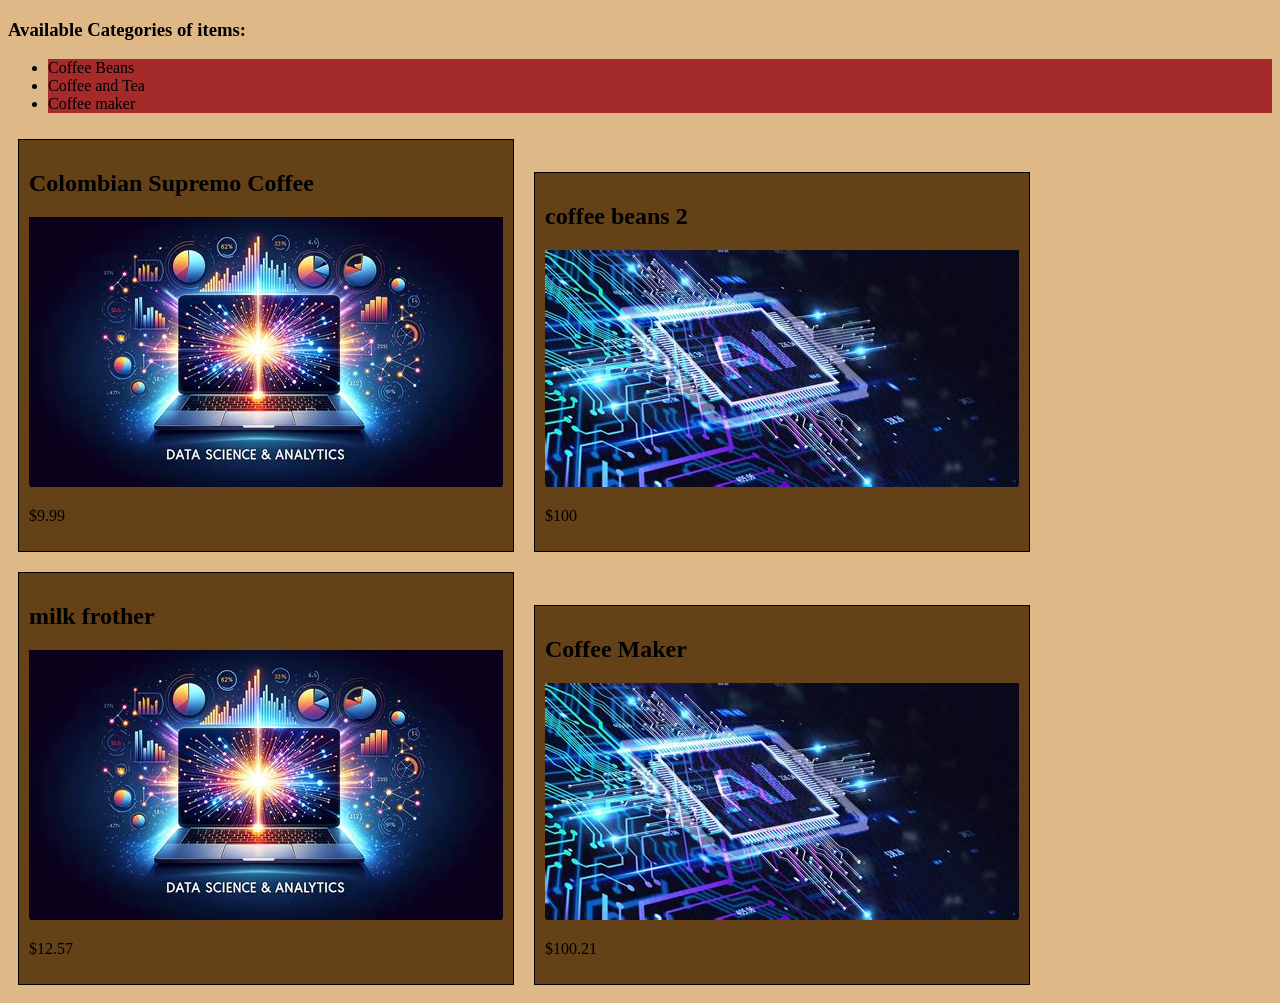
<file: index.html>
<!DOCTYPE html>
<html lang="en">
<head>
    <meta charset="UTF-8">
    <meta name="viewport" content="width=device-width, initial-scale=1.0">
    <script src="https://code.jquery.com/jquery-3.7.1.min.js"></script>
    <title>CS NWP Programs</title>
    <style>
        body {
            background-color: burlywood;
        }
        .groupElement {
            background-color: brown;
        }
        .shopItem {
            display: inline-block;
            margin: 10px;
            padding: 10px;
            border: 1px solid black;
            background-color: rgb(100,65,23);
        }
        .shopItemHover {
            box-shadow: 10px 10px 5px 0px rgba(232,38,38,0.75);
        }
    </style>
</head>
<body>
    <div id="app">
        <div id="itemGroups">
            <h3>Available Categories of items:</h3>
            <ul id="groups"></ul>
        </div>
        <article id="itemGallery"></article>
        <article id="itemDescription"></article>
    </div>
    <script src="./index.js"></script>
</body>
</html>
</file>
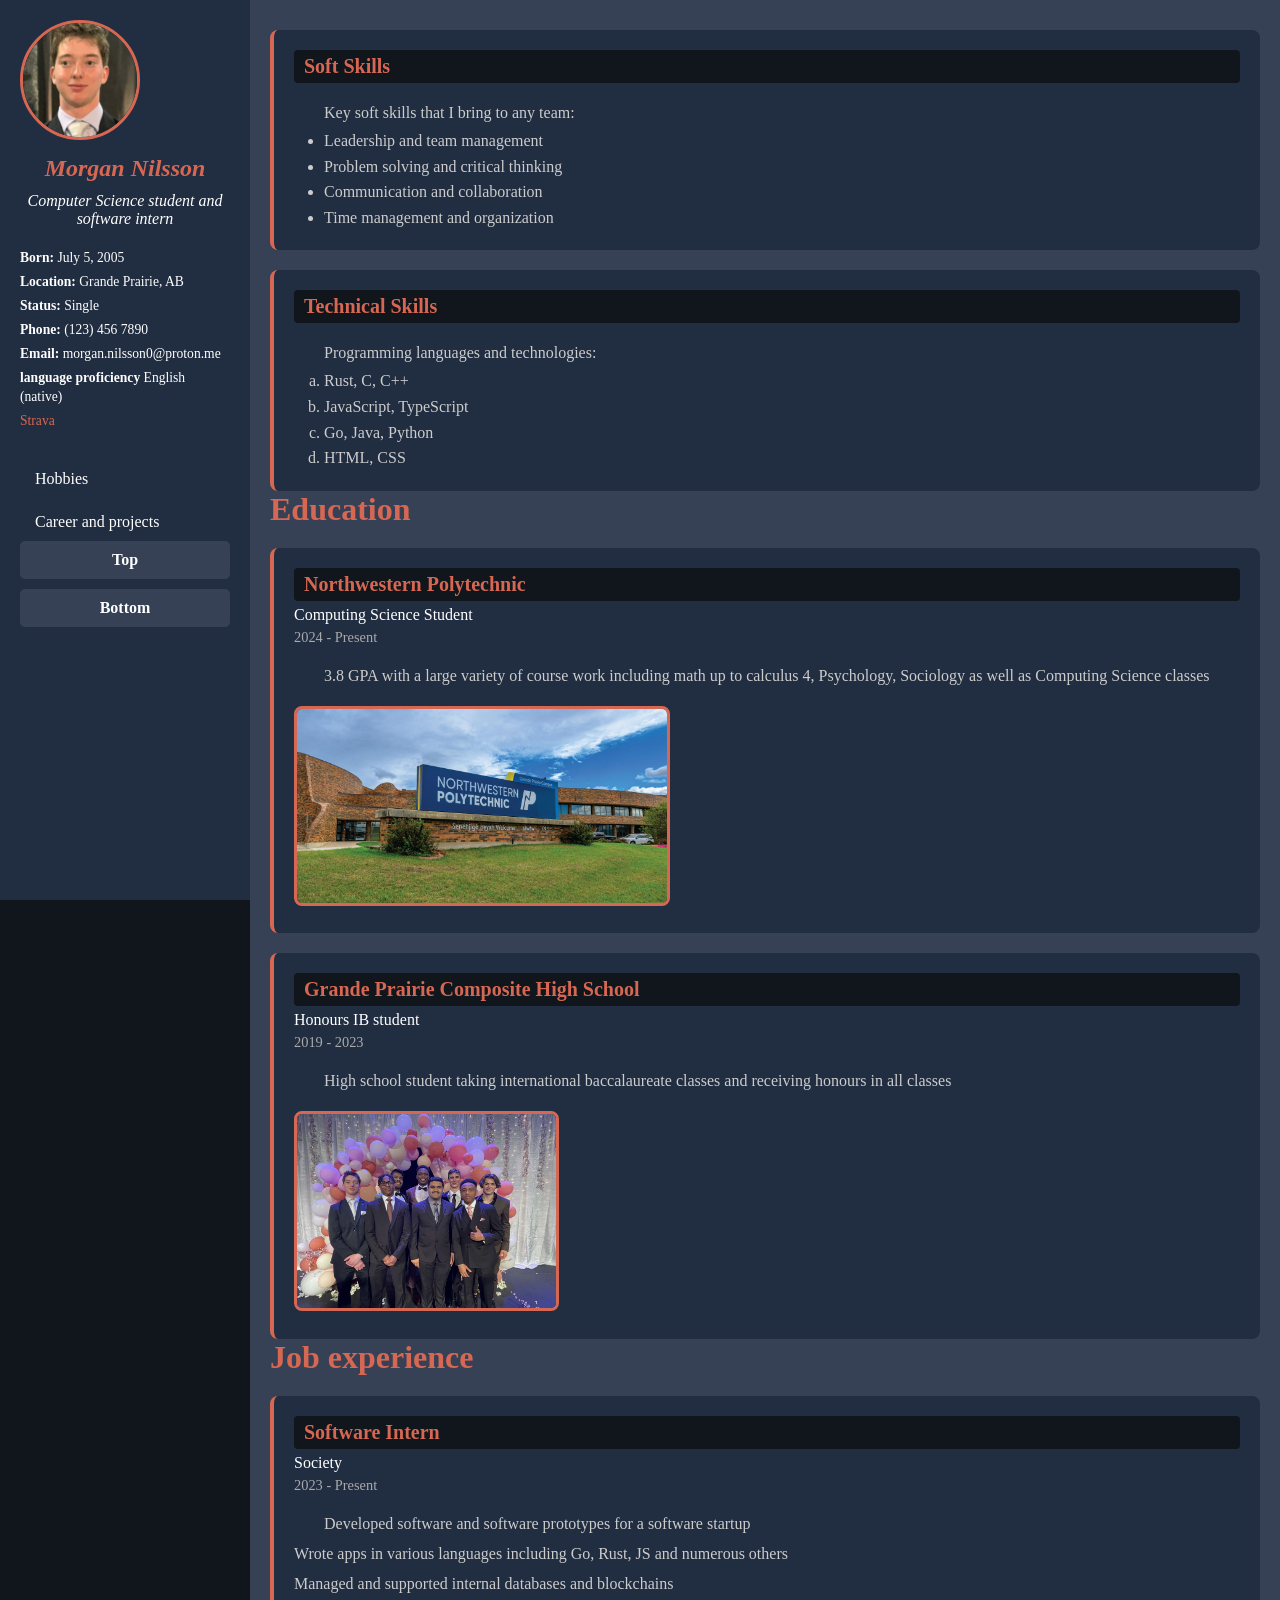
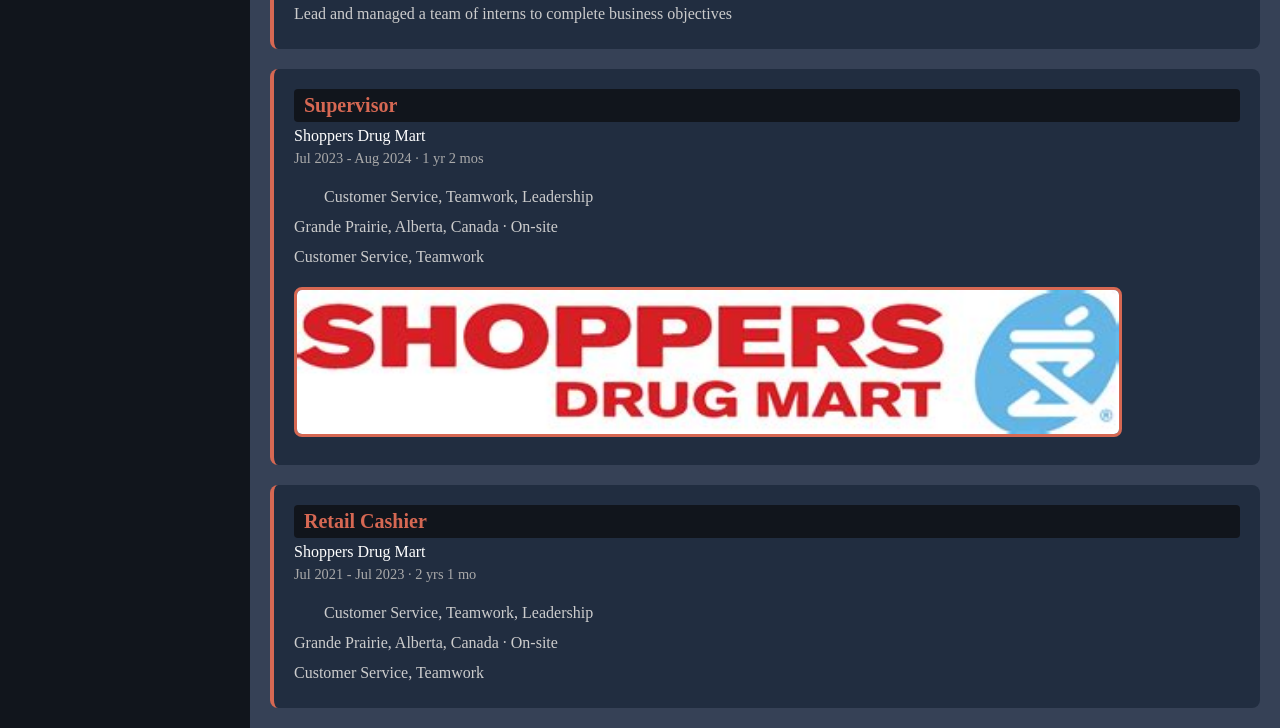
<file: 1/index.html>
<!DOCTYPE html>
<html lang="en">
<head>
    <meta charset="UTF-8">
    <meta name="viewport" content="width=device-width, initial-scale=1.0">
    <meta name="description" content="Morgan Nilsson - Computer Science student and software intern">
    <title>Morgan Nilsson CV</title>
    <link rel="icon" type="image/svg+xml" href="favicon.svg">
    <link rel="stylesheet" href="styles.css">
    <style>
        body {
            font-family: Georgia, 'Times New Roman', serif;
        }
    </style>
</head>

<body>
<div id="top"></div>
    <aside class="sidebar">
        <img src="images/headshot.jpeg" alt="Morgan Nilsson" class="sidebar-headshot">
        <h2>Morgan Nilsson</h2>
        <i>Computer Science student and software intern</i>

        <div class="contact-info">
            <p><strong>Born:</strong> July 5, 2005</p>
            <p><strong>Location:</strong> Grande Prairie, AB</p>
            <p><strong>Status:</strong> Single</p>
            <p><strong>Phone:</strong> (123) 456 7890</p>
            <p><strong>Email:</strong> morgan.nilsson0@proton.me</p>
            <p><strong>language proficiency</strong> English (native)</p>
            <p><a href="https://www.strava.com/athletes/133391574" title="Strava Profile">Strava</a></p>
        </div>

        <nav class="nav-links">
            <a href="hobbies.html">Hobbies</a>
            <a href="projects.html">Career and projects</a>
        </nav>

        <ul class="anchor-list">
            <li><a href="#top" title="Go to top of page">Top</a></li>
            <li><a href="#bottom" title="Go to bottom of page">Bottom</a></li>
        </ul>
    </aside>

    <main id="main-content" class="content">

        <section class="experience-item">
            <div class="experience-header">
                <h3 class="experience-title">Soft Skills</h3>
            </div>
            <div class="experience-description">
                <p>Key soft skills that I bring to any team:</p>
                <ul>
                    <li>Leadership and team management</li>
                    <li>Problem solving and critical thinking</li>
                    <li>Communication and collaboration</li>
                    <li>Time management and organization</li>
                </ul>
            </div>
        </section>

        <section class="experience-item">
            <div class="experience-header">
                <h3 class="experience-title">Technical Skills</h3>
            </div>
            <div class="experience-description">
                <p>Programming languages and technologies:</p>
                <ol>
                    <li>Rust, C, C++</li>
                    <li>JavaScript, TypeScript</li>
                    <li>Go, Java, Python</li>
                    <li>HTML, CSS</li>
                </ol>
            </div>
        </section>


        <h1>Education</h1>

        <section class="experience-item">
            <div class="experience-header">
                <h3 class="experience-title">Northwestern Polytechnic</h3>
                <span class="experience-company">Computing Science Student</span>
                <span class="experience-date">2024 - Present</span>
            </div>
            <div class="experience-description">
                <p>3.8 GPA with a large variety of course work including math up to calculus 4, Psychology, Sociology as well as Computing Science classes</p>
                <img src="images/NWP.jpg" alt="Northwestern Polytechnic">
            </div>
        </section>

        <section class="experience-item">
            <div class="experience-header">
                <h3 class="experience-title">Grande Prairie Composite High School</h3>
                <span class="experience-company">Honours IB student</span>
                <span class="experience-date">2019 - 2023</span>
            </div>
            <div class="experience-description">
                <p>High school student taking international baccalaureate classes and receiving honours in all classes</p>
                <img src="images/comp_grad.jpeg" alt="High School Graduation Photo">
            </div>
        </section>

        <h1>Job experience</h1>

        <section class="experience-item">
            <div class="experience-header">
                <h3 class="experience-title">Software Intern</h3>
                <span class="experience-company">Society</span>
                <span class="experience-date">2023 - Present</span>
            </div>
            <div class="experience-description">
                <p>Developed software and software prototypes for a software startup</p>
                <p>Wrote apps in various languages including Go, Rust, JS and numerous others</p>
                <p>Managed and supported internal databases and blockchains</p>
                <p>Lead and managed a team of interns to complete business objectives</p>
            </div>
        </section>

        <section class="experience-item">
            <div class="experience-header">
                <h3 class="experience-title">Supervisor</h3>
                <span class="experience-company">Shoppers Drug Mart</span>
                <span class="experience-date">Jul 2023 - Aug 2024 · 1 yr 2 mos</span>
            </div>
            <div class="experience-description">
                <p>Customer Service, Teamwork, Leadership</p>
                <p>Grande Prairie, Alberta, Canada · On-site</p>
                <p>Customer Service, Teamwork</p>
                <img src="images/shoppers.jpg" alt="Shoppers Drug Mart" style="height: 150px;">
            </div>
        </section>

        <section class="experience-item">
            <div class="experience-header">
                <h3 class="experience-title">Retail Cashier</h3>
                <span class="experience-company">Shoppers Drug Mart</span>
                <span class="experience-date">Jul 2021 - Jul 2023 · 2 yrs 1 mo</span>
            </div>
            <div class="experience-description">
                <p>Customer Service, Teamwork, Leadership</p>
                <p>Grande Prairie, Alberta, Canada · On-site</p>
                <p>Customer Service, Teamwork</p>
            </div>
        </section>

        <div id="bottom"></div>
    </main>
</body>
</html>
</file>
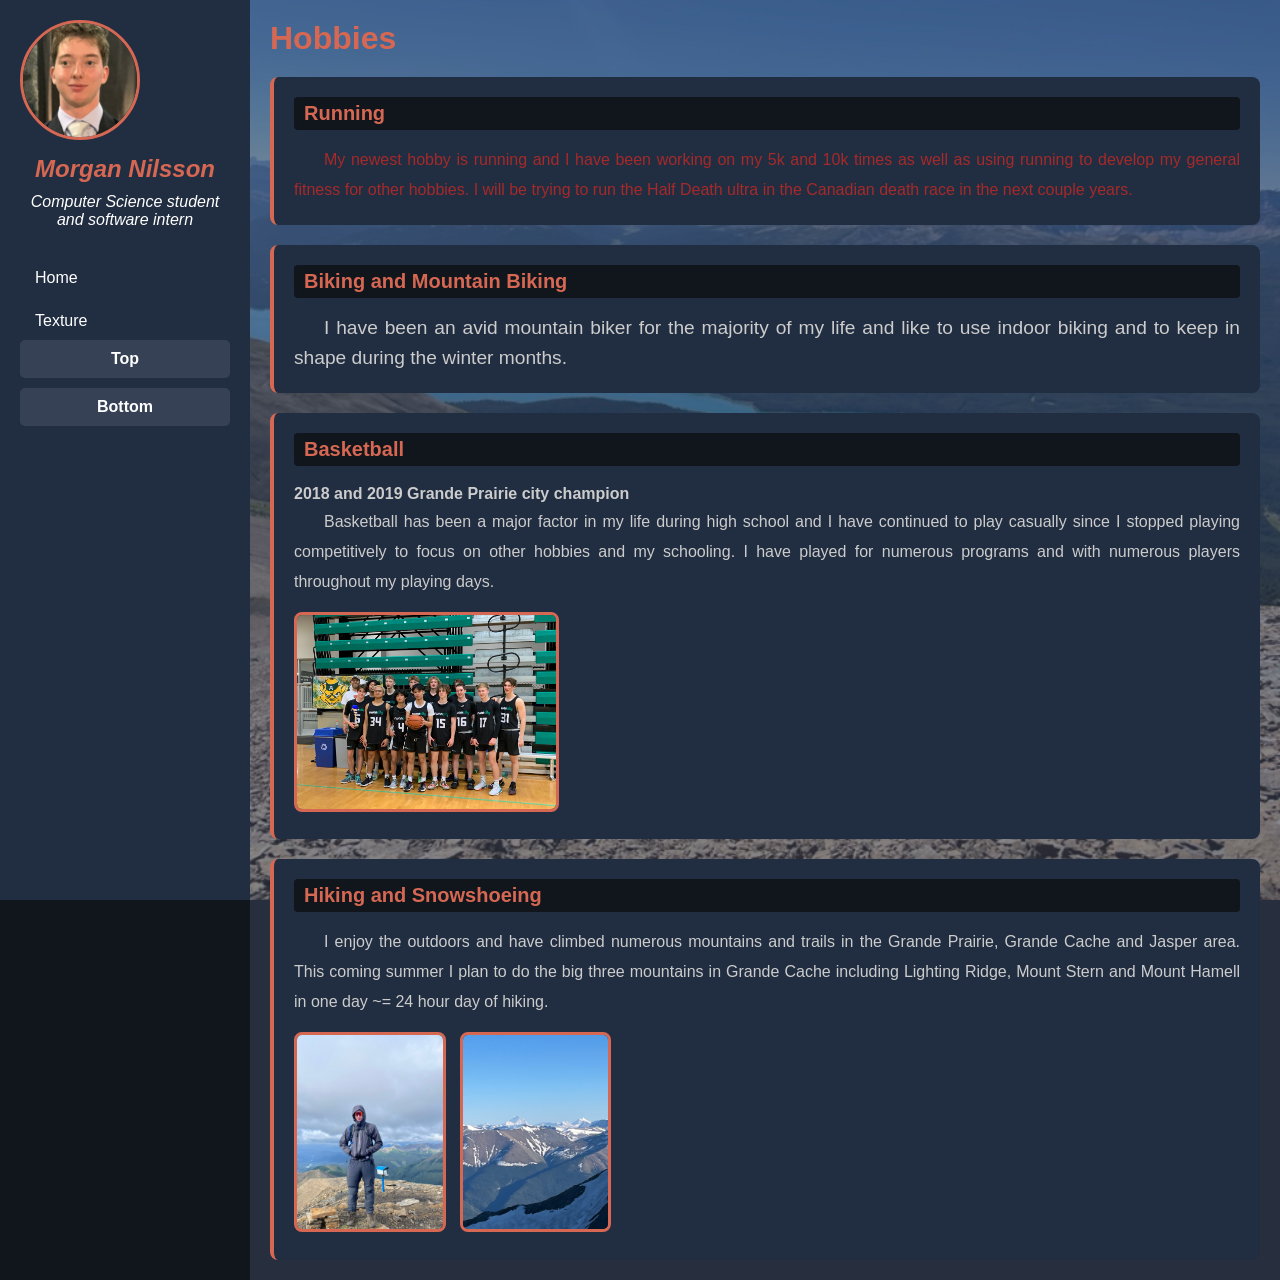
<file: 1/hobbies.html>
<!DOCTYPE html>
<html lang="en">
<head>
    <meta charset="UTF-8">
    <meta name="viewport" content="width=device-width, initial-scale=1.0">
    <meta name="description" content="Morgan Nilsson's hobbies">
    <title>Morgan Nilsson - Hobbies</title>
    <link rel="icon" type="image/svg+xml" href="favicon.svg">
    <link rel="stylesheet" href="styles.css">
    <style>
        body {
            font-family: Arial, Helvetica, sans-serif;
            background-image: url('images/opal.jpeg');
            background-size: cover;
            background-position: center;
            background-attachment: fixed;
        }
        .content {
            /* Transparent so you can see background image */
            background-color: rgba(54, 65, 86, 0.60);
        }
    </style>
</head>

<body>
<div id="top"></div>
    <aside class="sidebar">
        <img src="images/headshot.jpeg" alt="Morgan Nilsson" class="sidebar-headshot">
        <h2>Morgan Nilsson</h2>
        <i>Computer Science student and software intern</i>

        <nav class="nav-links">
            <a href="index.html">Home</a>
            <a href="projects.html#texture" title="Go to texture">Texture</a>
        </nav>

        <ul class="anchor-list">
            <li><a href="#top" title="Go to top of page">Top</a></li>
            <li><a href="#bottom" title="Go to bottom of page">Bottom</a></li>
        </ul>
    </aside>

    <main class="content">
        <h1>Hobbies</h1>

        <section class="experience-item">
            <div class="experience-header">
                <h3 class="experience-title">Running</h3>
            </div>
            <div class="experience-description">
                <p style="font-family: Impact, Haettenschweiler, 'Arial Narrow Bold', sans-serif; color: brown;">My newest hobby is running and I have been working on my 5k and 10k times as well as using running to develop my general fitness for other hobbies. I will be trying to run the Half Death ultra in the Canadian death race in the next couple years.</p>
            </div>
        </section>

        <section class="experience-item">
            <div class="experience-header">
                <h3 class="experience-title">Biking and Mountain Biking</h3>
            </div>
            <div class="experience-description">
                <p style="font-size: larger;">I have been an avid mountain biker for the majority of my life and like to use indoor biking and to keep in shape during the winter months.</p>
            </div>
        </section>

        <section id="basketball" class="experience-item">
            <div class="experience-header">
                <h3 class="experience-title">Basketball</h3>
            </div>
            <div class="experience-description">
                <b>2018 and 2019 Grande Prairie city champion </b>
                <p>Basketball has been a major factor in my life during high school and I have continued to play casually since I stopped playing competitively to focus on other hobbies and my schooling. I have played for numerous programs and with numerous players throughout my playing days.</p>
                <img src="images/basketball_team.jpeg" alt="Basketball Team Photo">
            </div>
        </section>

        <section class="experience-item">
            <div class="experience-header">
                <h3 class="experience-title">Hiking and Snowshoeing</h3>
            </div>
            <div class="experience-description">
                <p>I enjoy the outdoors and have climbed numerous mountains and trails in the Grande Prairie, Grande Cache and Jasper area. This coming summer I plan to do the big three mountains in Grande Cache including Lighting Ridge, Mount Stern and Mount Hamell in one day ~= 24 hour day of hiking.</p>
                <a href="https://www.alltrails.com" class="image-link" title="View hiking trails on AllTrails"><img src="images/mountain.jpeg" alt="Mountain Hiking Photo"></a>
                <img src="images/ridge.jpeg" alt="Ridge Hiking Photo">
            </div>
        </section>

        <div id="bottom"></div>
    </main>
</body>
</html>
</file>
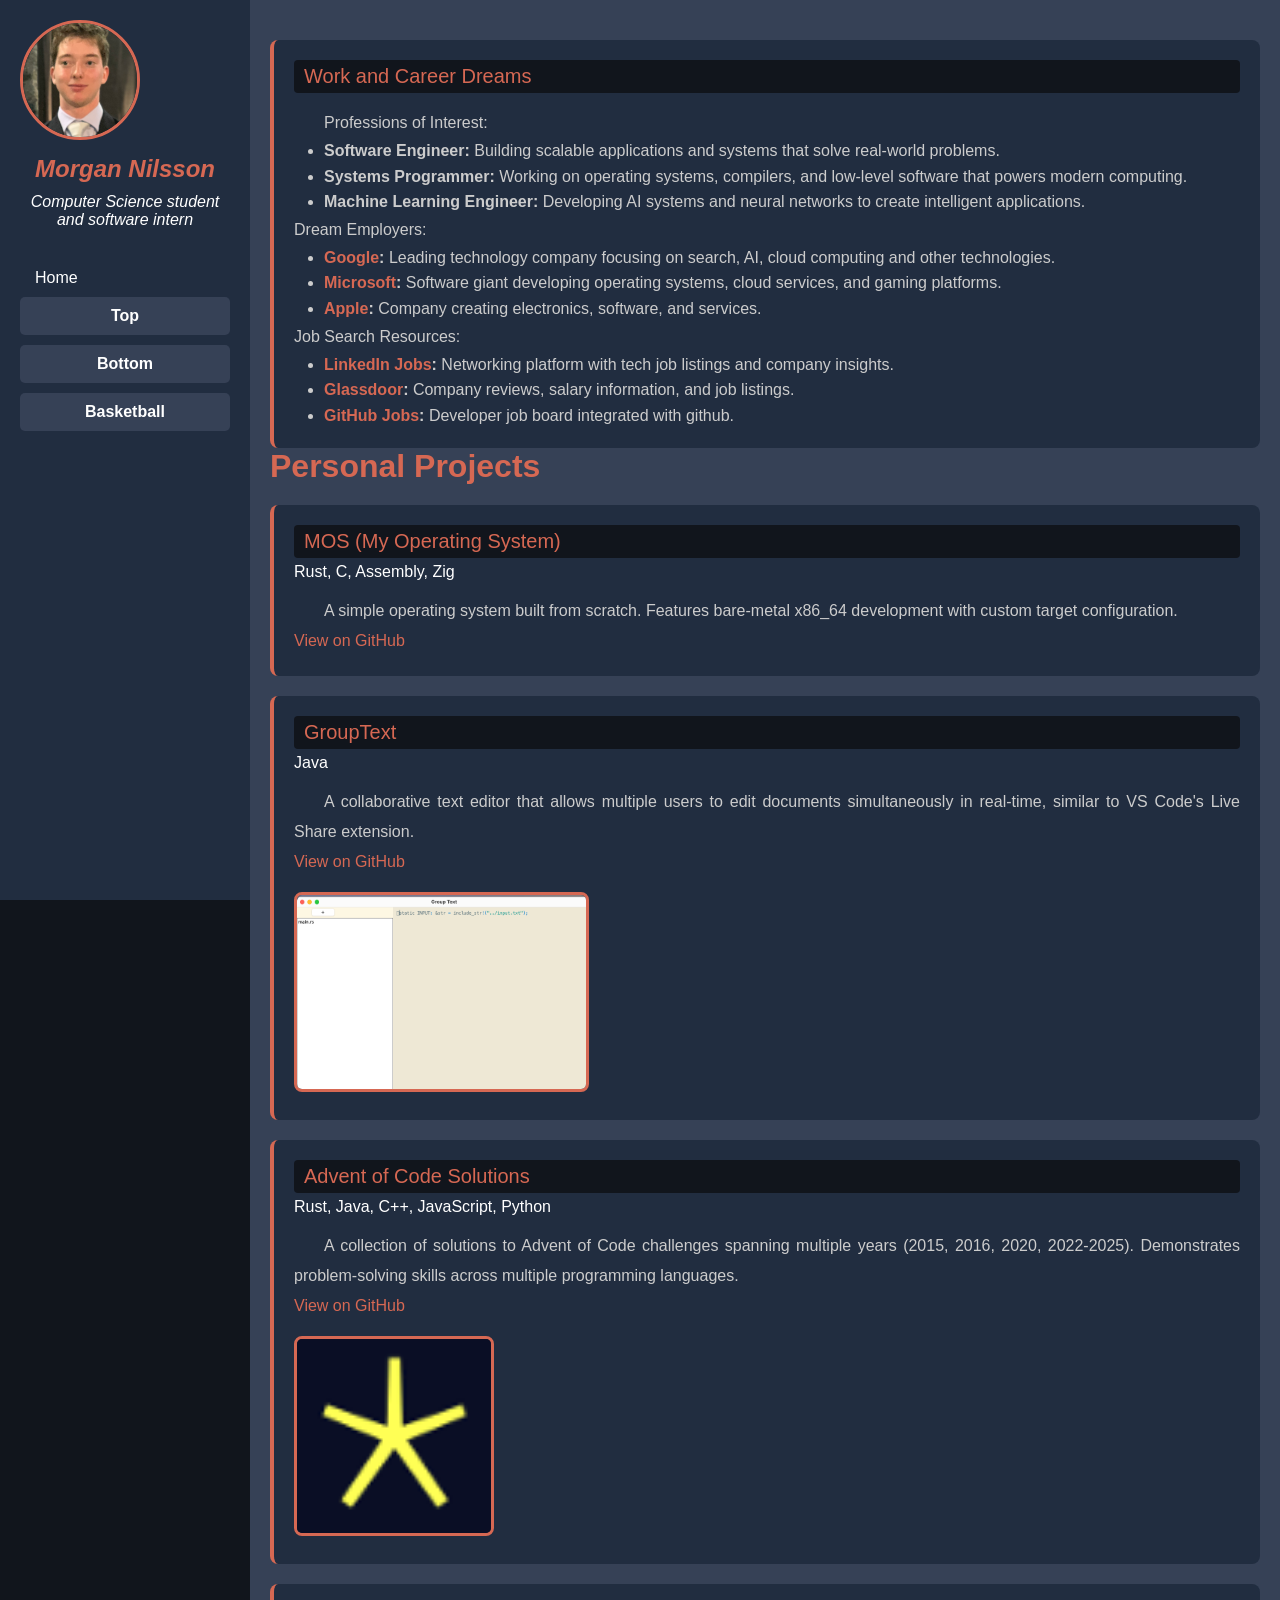
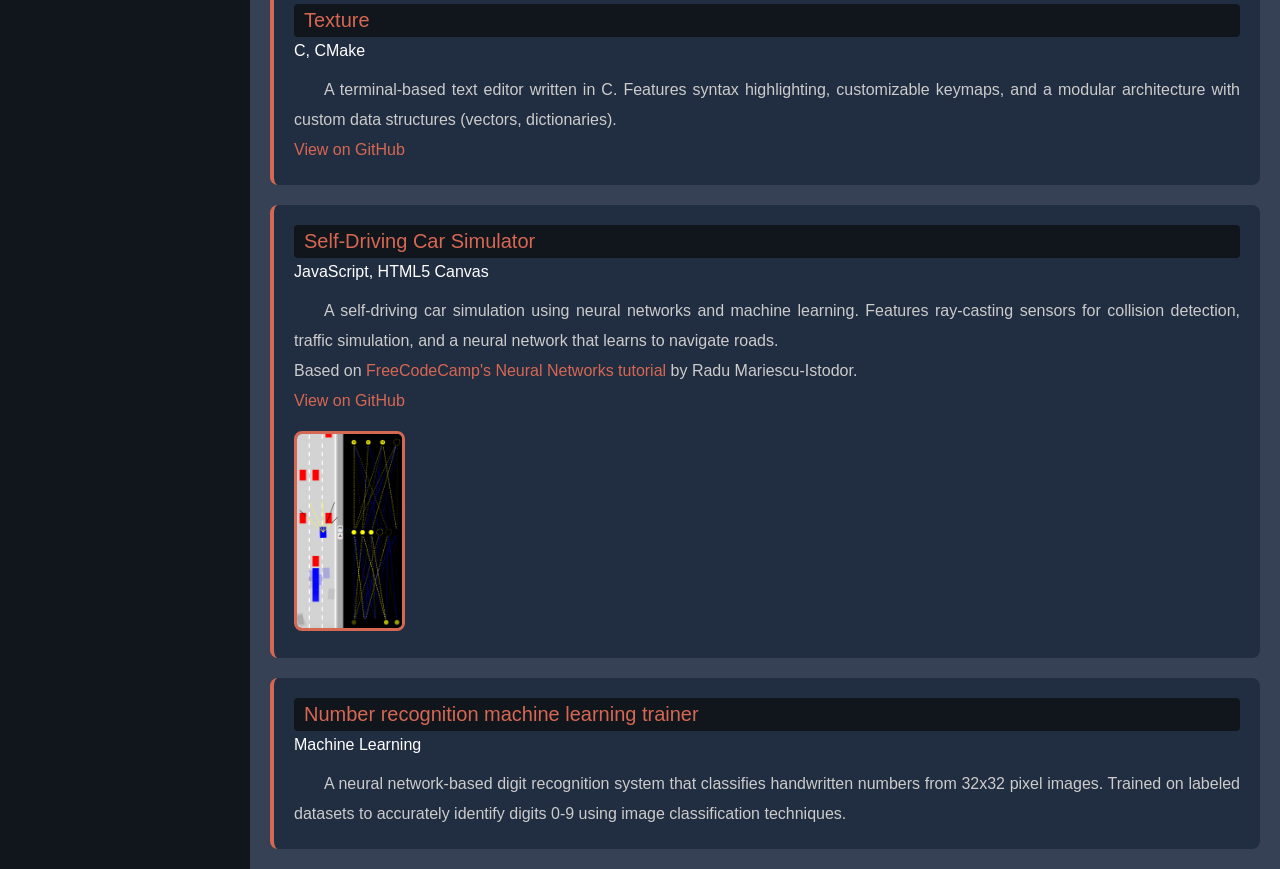
<file: 1/projects.html>
<!-- I just assumed that I could do a personal projects section so I just added the section to the bottom so it kinda fills the role of the future work section -->
<!DOCTYPE html>
<html lang="en">
<head>
    <meta charset="UTF-8">
    <meta name="viewport" content="width=device-width, initial-scale=1.0">
    <meta name="description" content="Morgan Nilsson's personal programming projects">
    <title>Morgan Nilsson - work</title>
    <link rel="icon" type="image/svg+xml" href="favicon.svg">
    <link rel="stylesheet" href="styles.css">
    <style>
        body {
            font-family: Arial, Helvetica, sans-serif;
        }
        h3 {
            font-weight: normal;
        }
    </style>
</head>

<body>
<div id="top"></div>
    <aside class="sidebar">
        <img src="images/headshot.jpeg" alt="Morgan Nilsson" class="sidebar-headshot">
        <h2>Morgan Nilsson</h2>
        <i>Computer Science student and software intern</i>

        <nav class="nav-links">
            <a href="index.html">Home</a>
        </nav>

        <ul class="anchor-list">
            <li><a href="#top" title="Go to top of page">Top</a></li>
            <li><a href="#bottom" title="Go to bottom of page">Bottom</a></li>
            <li><a href="hobbies.html#basketball" title="Go to basketball">Basketball</a></li>
        </ul>
    </aside>

    <main class="content">

        <section class="experience-item">
            <div class="experience-header">
                <h3 class="experience-title">Work and Career Dreams</h3>
            </div>
            <div class="experience-description">
                
                <p>Professions of Interest:</p>
                <ul>
                    <li><strong>Software Engineer:</strong> Building scalable applications and systems that solve real-world problems.</li>
                    <li><strong>Systems Programmer:</strong> Working on operating systems, compilers, and low-level software that powers modern computing.</li>
                    <li><strong>Machine Learning Engineer:</strong> Developing AI systems and neural networks to create intelligent applications.</li>
                </ul>

                <p>Dream Employers:</p>
                <ul>
                    <li><strong><a href="https://www.google.com/careers/" target="_blank">Google</a>:</strong> Leading technology company focusing on search, AI, cloud computing and other technologies.</li>
                    <li><strong><a href="https://careers.microsoft.com/" target="_blank">Microsoft</a>:</strong> Software giant developing operating systems, cloud services, and gaming platforms.</li>
                    <li><strong><a href="https://www.apple.com/careers/" target="_blank">Apple</a>:</strong> Company creating electronics, software, and services.</li>
                </ul>

                <p>Job Search Resources:</p>
                <ul>
                    <li><strong><a href="https://www.linkedin.com/jobs/" target="_blank">LinkedIn Jobs</a>:</strong> Networking platform with tech job listings and company insights.</li>
                    <li><strong><a href="https://www.glassdoor.com/" target="_blank">Glassdoor</a>:</strong> Company reviews, salary information, and job listings.</li>
                    <li><strong><a href="https://github.com/jobs" target="_blank">GitHub Jobs</a>:</strong> Developer job board integrated with github.</li>
                </ul>
            </div>
        </section>

        <h1>Personal Projects</h1>

        <section class="experience-item">
            <div class="experience-header">
                <h3 class="experience-title">MOS (My Operating System)</h3>
                <span class="experience-company">Rust, C, Assembly, Zig</span>
            </div>
            <div class="experience-description">
                <p>A simple operating system built from scratch. Features bare-metal x86_64 development with custom target configuration.</p>
                <p><a href="https://github.com/morgan-nilsson/MOS" target="_blank">View on GitHub</a></p>
            </div>
        </section>

        <section id="grouptext" class="experience-item">
            <div class="experience-header">
                <h3 class="experience-title">GroupText</h3>
                <span class="experience-company">Java</span>
            </div>
            <div class="experience-description">
                <p>A collaborative text editor that allows multiple users to edit documents simultaneously in real-time, similar to VS Code's Live Share extension.</p>
                <p><a href="https://github.com/morgan-nilsson/GroupText" target="_blank">View on GitHub</a></p>
                <img src="images/grouptext.png" alt="GroupText Screenshot">
            </div>
        </section>

        <section class="experience-item">
            <div class="experience-header">
                <h3 class="experience-title">Advent of Code Solutions</h3>
                <span class="experience-company">Rust, Java, C++, JavaScript, Python</span>
            </div>
            <div class="experience-description">
                <p>A collection of solutions to Advent of Code challenges spanning multiple years (2015, 2016, 2020, 2022-2025). Demonstrates problem-solving skills across multiple programming languages.</p>
                <p><a href="https://github.com/morgan-nilsson/Advent-of-Code" target="_blank">View on GitHub</a></p>
                <img src="images/adventofcode.com.png" alt="Advent of Code">
            </div>
        </section>

        <section id="texture" class="experience-item">
            <div class="experience-header">
                <h3 class="experience-title">Texture</h3>
                <span class="experience-company">C, CMake</span>
            </div>
            <div class="experience-description">
                <p>A terminal-based text editor written in C. Features syntax highlighting, customizable keymaps, and a modular architecture with custom data structures (vectors, dictionaries).</p>
                <p><a href="https://github.com/morgan-nilsson/texture" target="_blank">View on GitHub</a></p>
            </div>
        </section>

        <section class="experience-item">
            <div class="experience-header">
                <h3 class="experience-title">Self-Driving Car Simulator</h3>
                <span class="experience-company">JavaScript, HTML5 Canvas</span>
            </div>
            <div class="experience-description">
                <p>A self-driving car simulation using neural networks and machine learning. Features ray-casting sensors for collision detection, traffic simulation, and a neural network that learns to navigate roads.</p>
                <p>Based on <a href="https://www.freecodecamp.org/news/self-driving-car-javascript/" target="_blank">FreeCodeCamp's Neural Networks tutorial</a> by Radu Mariescu-Istodor.</p>
                <p><a href="https://github.com/morgan-nilsson/selfDriving" target="_blank">View on GitHub</a></p>
                <img src="images/selfDriving.png" alt="Self-Driving Car Simulator Screenshot">
            </div>
        </section>

        <section class="experience-item">
            <div class="experience-header">
                <h3 class="experience-title">Number recognition machine learning trainer</h3>
                <span class="experience-company">Machine Learning</span>
            </div>
            <div class="experience-description">
                <p>A neural network-based digit recognition system that classifies handwritten numbers from 32x32 pixel images. Trained on labeled datasets to accurately identify digits 0-9 using image classification techniques.</p>
            </div>
        </section>

        <div id="bottom"></div>
    </main>
</body>
</html>
</file>
<file: 1/styles.css>
/* Color theme from website theme picker */
:root {
    --ink-black: #11151cff;
    --deep-space-blue: #212d40ff;
    --charcoal-blue: #364156ff;
    --smoky-rose: #7d4e57ff;
    --rosy-copper: #d66853ff;
}

* {
    margin: 0;
    padding: 0;
    box-sizing: border-box;
}

body {
    font-family: system-ui, -apple-system, sans-serif;
    background-color: var(--ink-black);
    color: white;
}

h1, h2, h3 {
    margin-bottom: 10px;
}

h2 {
    font-style: italic;
}

h3 {
    background-color: var(--ink-black);
    padding: 5px 10px;
    border-radius: 4px;
}

p {
    text-align: justify;
    line-height: 30px;
    text-indent: 0;
}

p:nth-of-type(1) {
    text-indent: 30px;
}

ol {
    list-style-type: lower-alpha;
    margin-left: 30px;
}

ul {
    list-style-type: disc;
    margin-left: 30px;
}

#main-content {
    padding-top: 10px;
}

.sidebar {
    position: fixed;
    left: 0;
    top: 0;
    width: 250px;
    height: 100vh;
    background-color: var(--deep-space-blue);
    color: white;
    padding: 20px;
    overflow-y: auto;
}

.sidebar-headshot {
    width: 120px;
    height: 120px;
    border-radius: 50%;
    object-fit: cover;
    float: left;
    margin: 0 15px 15px 0;
    border: 3px solid var(--rosy-copper);
}

.sidebar h2 {
    color: var(--rosy-copper);
    text-align: center;
    background: none;
}

.sidebar i {
    display: block;
    text-align: center;
}

.contact-info {
    margin-top: 20px;
    font-size: 0.85rem;
}

.contact-info p {
    margin: 5px 0;
    text-indent: 0;
    line-height: 1.4;
    text-align: left;
}

.contact-info a {
    color: var(--rosy-copper);
    text-decoration: none;
}

.contact-info a:hover {
    text-decoration: underline;
}

.content {
    margin-left: 250px;
    padding: 20px;
    min-height: 100vh;
    background-color: var(--charcoal-blue);
}

.content h1 {
    color: var(--rosy-copper);
}

.nav-links {
    margin-top: 30px;
    display: flex;
    flex-direction: column;
    gap: 5px;
}

.nav-links a {
    color: white;
    text-decoration: none;
    padding: 10px 15px;
    border-radius: 5px;
    transition: background-color 0.2s, color 0.2s;
}

.nav-links a:hover {
    background-color: var(--charcoal-blue);
    color: var(--rosy-copper);
}

.sidebar-nav {
    margin-top: 30px;
    display: flex;
    flex-direction: column;
    gap: 10px;
}

.sidebar-nav button {
    padding: 10px 15px;
    background-color: var(--charcoal-blue);
    color: white;
    border: none;
    border-radius: 5px;
    cursor: pointer;
    transition: background-color 0.2s;
}

.sidebar-nav button:hover {
    background-color: var(--smoky-rose);
}

.anchor-list {
    list-style: none;
    margin: 0;
    padding: 0;
    display: flex;
    flex-direction: column;
    gap: 10px;
}

.anchor-list li a {
    display: block;
    padding: 10px 15px;
    background-color: var(--charcoal-blue);
    color: white;
    text-decoration: none;
    border-radius: 5px;
    text-align: center;
    font-weight: bold;
    text-indent: 0;
}

.anchor-list li a:hover {
    background-color: var(--smoky-rose);
}

.experience-item {
    background-color: var(--deep-space-blue);
    border-radius: 8px;
    padding: 20px;
    margin-top: 20px;
    border-left: 4px solid var(--rosy-copper);
}

.experience-header {
    margin-bottom: 15px;
}

.experience-title {
    color: var(--rosy-copper);
    font-size: 1.25rem;
    margin-bottom: 5px;
}

.experience-company {
    display: block;
    color: white;
    font-weight: 500;
    font-size: 1rem;
}

.experience-date {
    display: block;
    color: #aaa;
    font-size: 0.9rem;
    margin-top: 5px;
}

.experience-description {
    color: #ccc;
    line-height: 1.6;
}

.experience-description p {
    line-height: 30px;
}

.experience-description a {
    color: var(--rosy-copper);
    text-decoration: none;
}

.experience-description a:hover {
    text-decoration: underline;
}

/* Images all different sizes and border colors */
.experience-description img {
    max-width: 100%;
    object-fit: cover;
    object-position: center;
    border-radius: 8px;
    margin-top: 15px;
    margin-right: 10px;
}

.experience-description img:nth-of-type(1) {
    height: 200px;
    border: 3px solid var(--rosy-copper);
}

.experience-description img:nth-of-type(2) {
    height: 250px;
    border: 3px solid var(--smoky-rose);
}

.experience-description img:nth-of-type(3) {
    height: 180px;
    border: 3px solid #5588aa;
}
</file>
